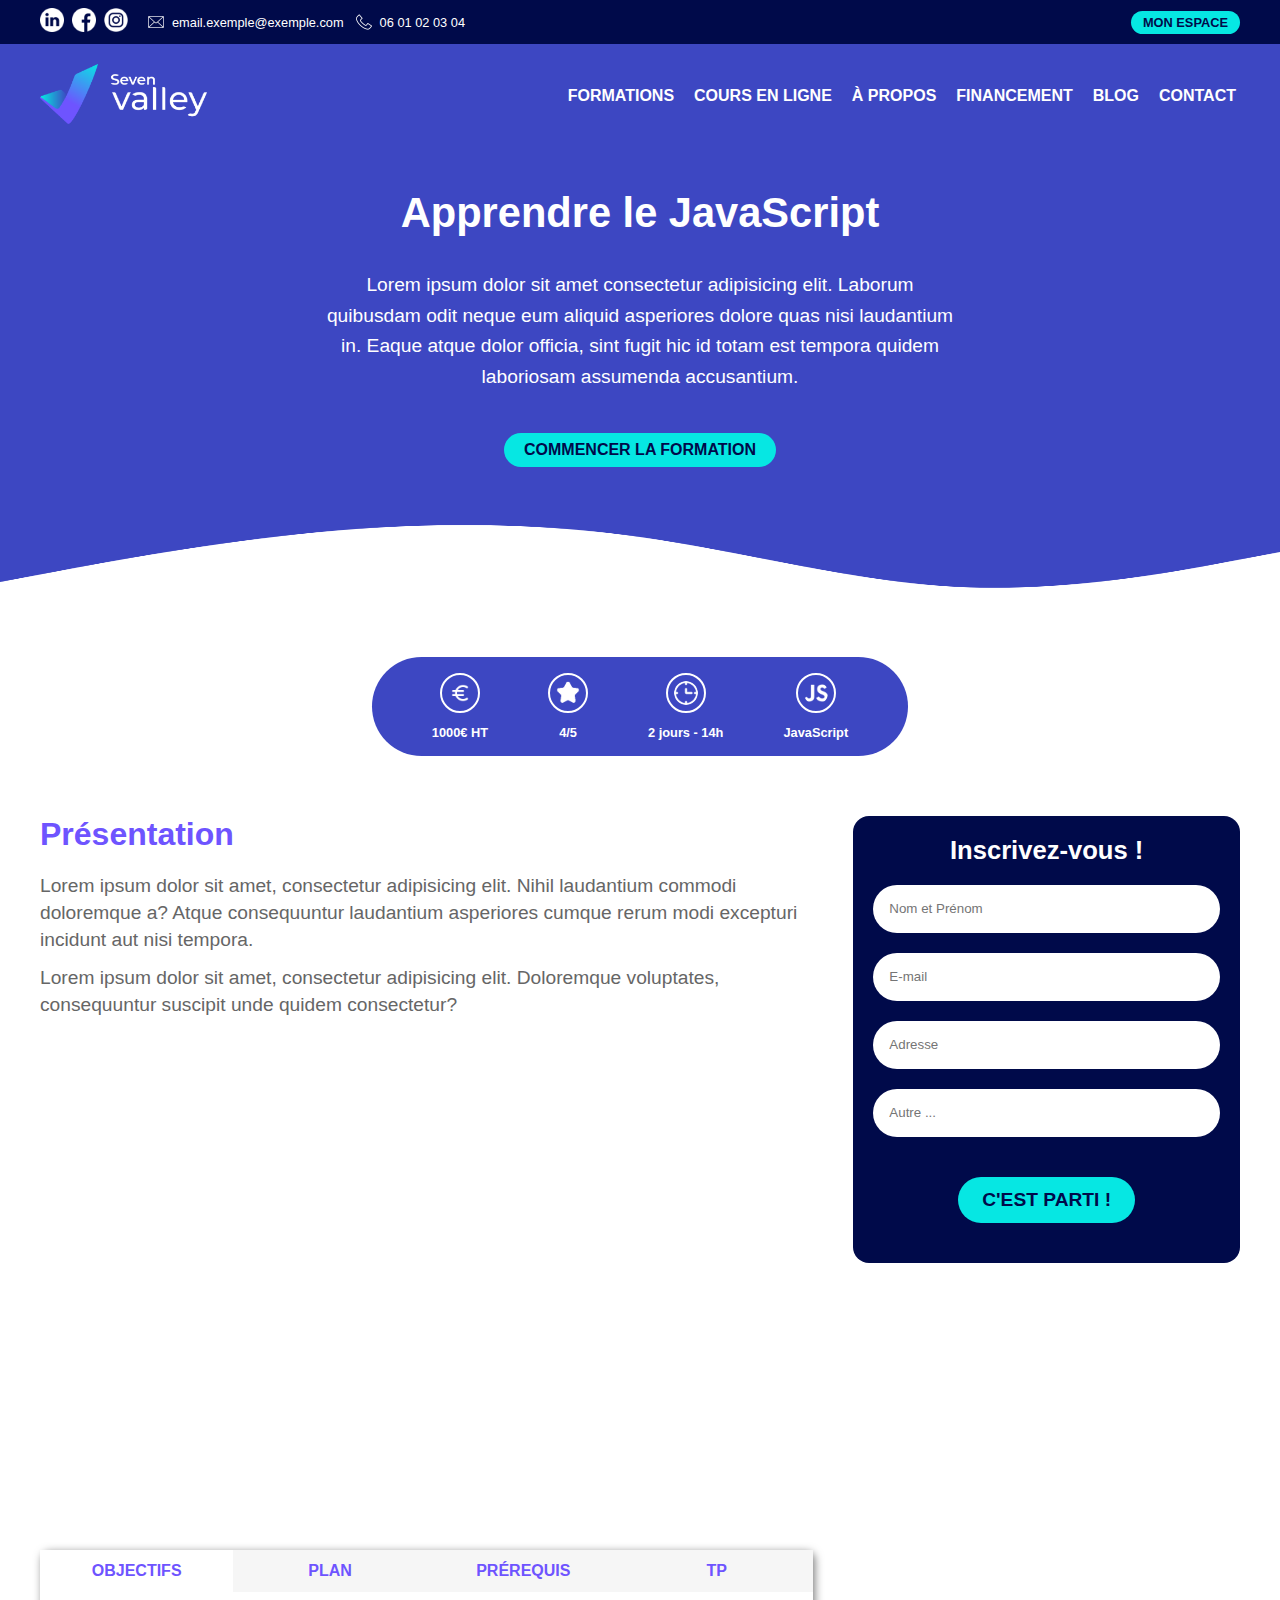
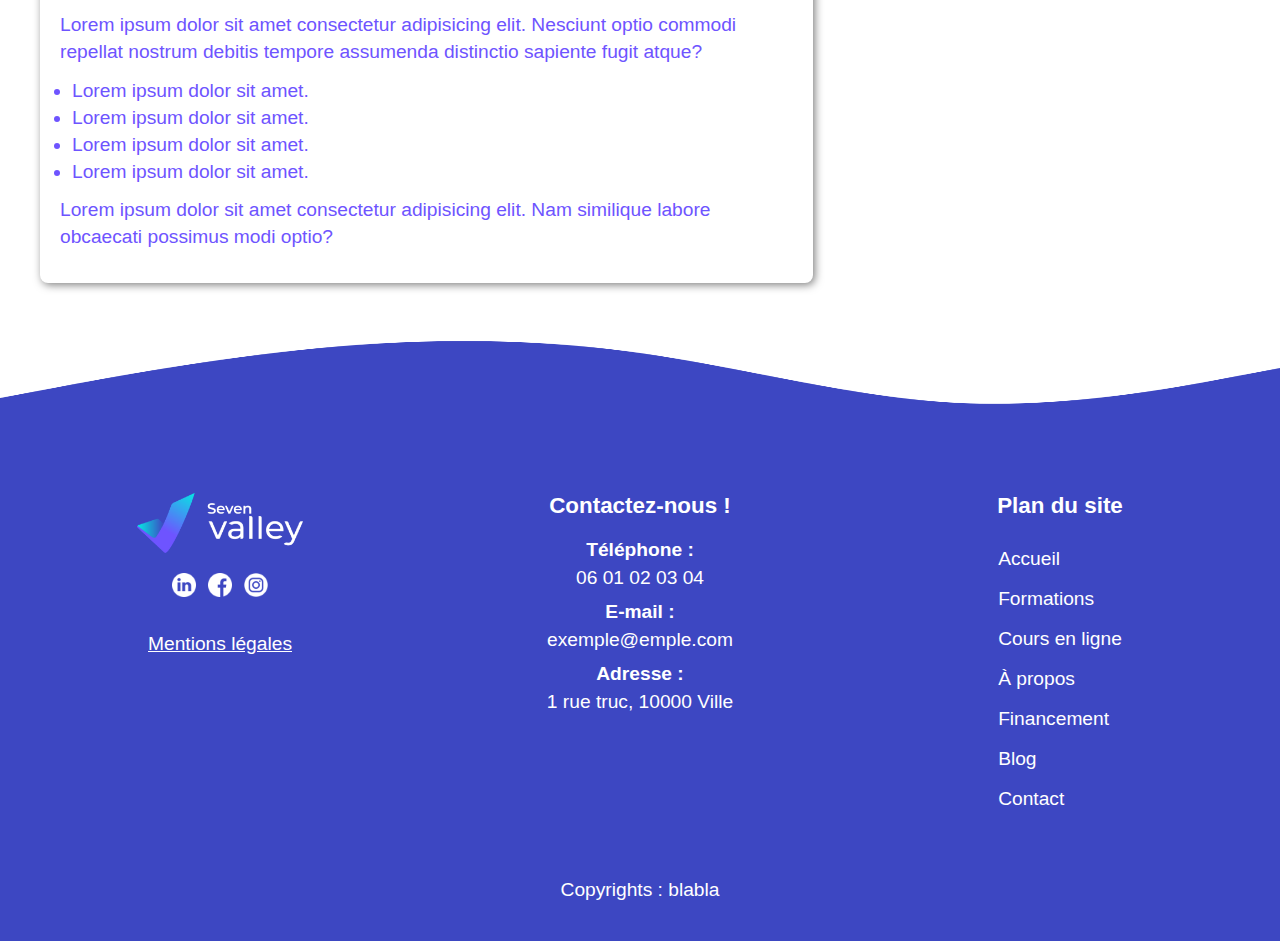
<file: formation-details.html>
<!DOCTYPE html>
<html lang="en">
	<head>
		<meta charset="UTF-8" />
		<meta name="viewport" content="width=device-width, initial-scale=1.0" />
		<meta
			name="description"
			content="Lorem ipsum, dolor sit amet consectetur adipisicing elit. Minus, vel." />
		<title>Seven Valley - Accueil</title>

		<link
			rel="stylesheet"
			href="./style/scss/formation-details/formation-details.css" />
	</head>
	<body>
		<header>
			<div class="banner--container">
				<section class="banner--wrapper section--wrapper">
					<div class="banner--content">
						<div class="banner--socials">
							<a href="#" class="link icon-size-small">
								<img src="./public/images/linkedin_full_white.png" alt="icon" />
							</a>
							<a href="#" class="link icon-size-small">
								<img src="./public/images/facebook_full_white.png" alt="icon" />
							</a>
							<a href="#" class="link icon-size-small">
								<img
									src="./public/images/instagram_full_white.png"
									alt="icon" />
							</a>
						</div>

						<div class="banner--contacts">
							<a
								href="#"
								class="link icon-size-smaller font-size-smaller font-color-white">
								<img src="./public/images/enveloppe_white.png" alt="icon" />
								email.exemple@exemple.com
							</a>
							<a
								href="#"
								class="link icon-size-smaller font-size-smaller font-color-white">
								<img src="./public/images/mobile_white.png" alt="icon" />
								06 01 02 03 04
							</a>
						</div>
					</div>

					<div class="user--container">
						<button
							id="userButton"
							class="btn-cta btn-size-small btn-theme-secondary">
							MON ESPACE
						</button>
					</div>
				</section>
			</div>

			<div class="header--main--container">
				<div class="menu--container">
					<div class="menu--wrapper section--wrapper">
						<a href="./index.html">
							<img
								src="./public/images/logo.png"
								alt="logo"
								class="menu--logo cursor" />
						</a>

						<div class="link cursor icon-size-large menu--hamburger--container">
							<img
								src="./public/images/menu_white.png"
								alt="icon"
								id="buttonHamburger" />
						</div>

						<nav class="menu--nav--desktop">
							<a
								href="./nos-formations.html"
								class="menu--link--desktop"
								id="linkElementDeskFormations"
								>FORMATIONS</a
							>
							<a
								href="./nos-cours-en-ligne.html"
								class="menu--link--desktop"
								id="linkElementDeskCoursEnLigne"
								>COURS EN LIGNE</a
							>
							<a
								href="#"
								class="menu--link--desktop"
								id="linkElementDeskAPropos"
								>&Agrave; PROPOS</a
							>
							<a
								href="#"
								class="menu--link--desktop"
								id="linkElementFinancement"
								>FINANCEMENT</a
							>
							<a href="#" class="menu--link--desktop">BLOG</a>
							<a
								href="#"
								class="menu--link--desktop"
								id="linkElementDeskContact"
								>CONTACT</a
							>
						</nav>
					</div>

					<div class="menu--container--mobile" id="menuMobile">
						<div class="menu--wrapper--mobile">
							<div
								class="menu--cross--container--mobile cursor icon-size-medium">
								<img
									src="./public/images/croix.png"
									alt="icon"
									id="buttonCross" />
							</div>

							<nav class="menu--nav--mobile">
								<a
									href="./index.html"
									class="menu--link--mobile"
									id="linkElementDeskFormations"
									>ACCUEIL</a
								>
								<a
									href="./nos-formations.html"
									class="menu--link--mobile"
									id="linkElementDeskFormations"
									>FORMATIONS</a
								>
								<a
									href="./nos-cours-en-ligne.html"
									class="menu--link--mobile"
									id="linkElementDeskCoursEnLigne"
									>COURS EN LIGNE</a
								>
								<a
									href="#"
									class="menu--link--mobile"
									id="linkElementDeskAPropos"
									>&Agrave; PROPOS</a
								>
								<a
									href="#"
									class="menu--link--mobile"
									id="linkElementFinancement"
									>FINANCEMENT</a
								>
								<a href="#" class="menu--link--mobile">BLOG</a>
								<a
									href="#"
									class="menu--link--mobile"
									id="linkElementDeskContact"
									>CONTACT</a
								>
							</nav>
						</div>
					</div>

					<div class="hero--container">
						<div class="hero--wrapper section--wrapper">
							<div
								class="hero--content--container hero--content--formationDetails">
								<h1 class="title-size-larger font-color-white">
									Apprendre le JavaScript
								</h1>
								<p class="font-size-medium font-color-white">
									Lorem ipsum dolor sit amet consectetur adipisicing elit.
									Laborum quibusdam odit neque eum aliquid asperiores dolore
									quas nisi laudantium in. Eaque atque dolor officia, sint fugit
									hic id totam est tempora quidem laboriosam assumenda
									accusantium.
								</p>

								<div class="hero--cta--container">
									<a href="./formation.html">
										<button
											id="heroButton"
											class="btn-cta btn-size-medium btn-theme-secondary">
											COMMENCER LA FORMATION
										</button>
									</a>
								</div>
							</div>
						</div>
					</div>
				</div>
			</div>

			<div class="header--bottom">
				<img src="./public/images/wave.png" alt="deco" />
			</div>

			<main>
				<section class="resume--container">
					<div class="resume--wrapper">
						<div class="resume--section icon-size-large">
							<img src="./public/images/euro (1)_white.png" alt="icon" />
							<p class="font-size-smaller font-color-white font-weight-bold">
								<span>1000</span>€ HT
							</p>
						</div>

						<div class="resume--section icon-size-large">
							<img src="./public/images/star_white.png" alt="icon" />
							<p class="font-size-smaller font-color-white font-weight-bold">
								<span>4</span>/5
							</p>
						</div>

						<div class="resume--section icon-size-large">
							<img src="./public/images/lhorloge_white.png" alt="icon" />
							<p class="font-size-smaller font-color-white font-weight-bold">
								<span>2 jours - 14h</span>
							</p>
						</div>

						<div class="resume--section icon-size-large">
							<img src="./public/images/js_white.png" alt="icon" />
							<p class="font-size-smaller font-color-white font-weight-bold">
								<span>JavaScript</span>
							</p>
						</div>
					</div>
				</section>

				<section class="grid--container">
					<div class="grid--wrapper section--wrapper">
						<section class="description--container">
							<h2 class="title-size-large font-color-main">Présentation</h2>
							<p class="font-size-medium font-color-grey">
								Lorem ipsum dolor sit amet, consectetur adipisicing elit. Nihil
								laudantium commodi doloremque a? Atque consequuntur laudantium
								asperiores cumque rerum modi excepturi incidunt aut nisi
								tempora.
							</p>
							<p class="font-size-medium font-color-grey">
								Lorem ipsum dolor sit amet, consectetur adipisicing elit.
								Doloremque voluptates, consequuntur suscipit unde quidem
								consectetur?
							</p>
						</section>

						<section class="video--container">
							<iframe
								width="560"
								height="315"
								src="https://www.youtube.com/embed/asToYAq0F-I?si=6XQSD8ti48y8ao-e"
								title="YouTube video player"
								frameborder="0"
								allow="accelerometer; autoplay; clipboard-write; encrypted-media; gyroscope; picture-in-picture; web-share"
								referrerpolicy="strict-origin-when-cross-origin"
								allowfullscreen></iframe>
						</section>

						<section class="details--container">
							<div class="details--header">
								<button
									class="btn-details font-color-main font-size-small font-weight-bold activated">
									OBJECTIFS
								</button>

								<button
									class="btn-details font-color-main font-size-small font-weight-bold">
									PLAN
								</button>

								<button
									class="btn-details font-color-main font-size-small font-weight-bold">
									PR&Eacute;REQUIS
								</button>

								<button
									class="btn-details font-color-main font-size-small font-weight-bold">
									TP
								</button>
							</div>

							<div class="details--content">
								<p class="font-size-medium font-color-main">
									Lorem ipsum dolor sit amet consectetur adipisicing elit.
									Nesciunt optio commodi repellat nostrum debitis tempore
									assumenda distinctio sapiente fugit atque?
								</p>
								<ul>
									<li class="font-size-medium font-color-main">
										Lorem ipsum dolor sit amet.
									</li>
									<li class="font-size-medium font-color-main">
										Lorem ipsum dolor sit amet.
									</li>
									<li class="font-size-medium font-color-main">
										Lorem ipsum dolor sit amet.
									</li>
									<li class="font-size-medium font-color-main">
										Lorem ipsum dolor sit amet.
									</li>
								</ul>
								<p class="font-size-medium font-color-main">
									Lorem ipsum dolor sit amet consectetur adipisicing elit. Nam
									similique labore obcaecati possimus modi optio?
								</p>
							</div>
						</section>

						<section class="suscribe--container">
							<h2 class="title-size-medium font-color-white font-weight-bold">
								Inscrivez-vous !
							</h2>

							<form action="#" class="suscribe--form">
								<input
									type="text"
									name="name"
									id="name"
									placeholder="Nom et Prénom" />
								<input
									type="text"
									name="email"
									id="email"
									placeholder="E-mail" />
								<input
									type="text"
									name="adresse"
									id="adresse"
									placeholder="Adresse" />
								<input
									type="text"
									name="other"
									id="other"
									placeholder="Autre ..." />

								<div class="details--cta--container">
									<button class="btn-cta btn-size-large btn-theme-secondary">
										C'EST PARTI !
									</button>
								</div>
							</form>
						</section>
					</div>
				</section>
			</main>

			<div class="footer--top">
				<img src="./public/images/wave (1).png" alt="deco" />
			</div>

			<footer class="footer--container">
				<div class="footer--wrapper section--wrapper">
					<div class="footer--left">
						<img src="./public/images/logo.png" alt="logo" />

						<div class="footer--socials">
							<a href="#" class="link icon-size-medium">
								<img src="./public/images/linkedin_full_white.png" alt="icon" />
							</a>
							<a href="#" class="link icon-size-medium">
								<img src="./public/images/facebook_full_white.png" alt="icon" />
							</a>
							<a href="#" class="link icon-size-medium">
								<img
									src="./public/images/instagram_full_white.png"
									alt="icon" />
							</a>
						</div>

						<a
							href="#"
							class="footer--mentionsLegales font-size-medium font-color-white"
							>Mentions légales</a
						>
					</div>
					<div class="footer--mid">
						<h3 class="title-size-small font-color-white">Contactez-nous !</h3>

						<div class="footer--mid--section">
							<p class="font-size-medium font-color-white font-weight-bold">
								Téléphone :
							</p>
							<a href="#" class="font-size-medium font-color-white"
								>06 01 02 03 04</a
							>
						</div>

						<div class="footer--mid--section">
							<p class="font-size-medium font-color-white font-weight-bold">
								E-mail :
							</p>
							<a href="#" class="font-size-medium font-color-white"
								>exemple@emple.com</a
							>
						</div>

						<div class="footer--mid--section">
							<p class="font-size-medium font-color-white font-weight-bold">
								Adresse :
							</p>
							<a href="#" class="font-size-medium font-color-white"
								>1 rue truc, 10000 Ville</a
							>
						</div>
					</div>
					<div class="footer--right">
						<h3 class="title-size-small font-color-white">Plan du site</h3>

						<nav class="footer--nav">
							<a href="./index.html" class="footer--link">Accueil</a>
							<a href="./nos-formations.html" class="footer--link"
								>Formations</a
							>
							<a href="./nos-formations.html" class="footer--link"
								>Cours en ligne</a
							>
							<a href="#" class="footer--link">&Agrave; propos</a>
							<a href="#" class="footer--link">Financement</a>
							<a href="#" class="footer--link">Blog</a>
							<a href="#" class="footer--link">Contact</a>
						</nav>
					</div>

					<div class="footer--bottom">
						<p class="font-size-medium font-color-white">Copyrights : blabla</p>
					</div>
				</div>
			</footer>
		</header>
	</body>

	<script type="module" src="./src/main.js"></script>
</html>
</file>
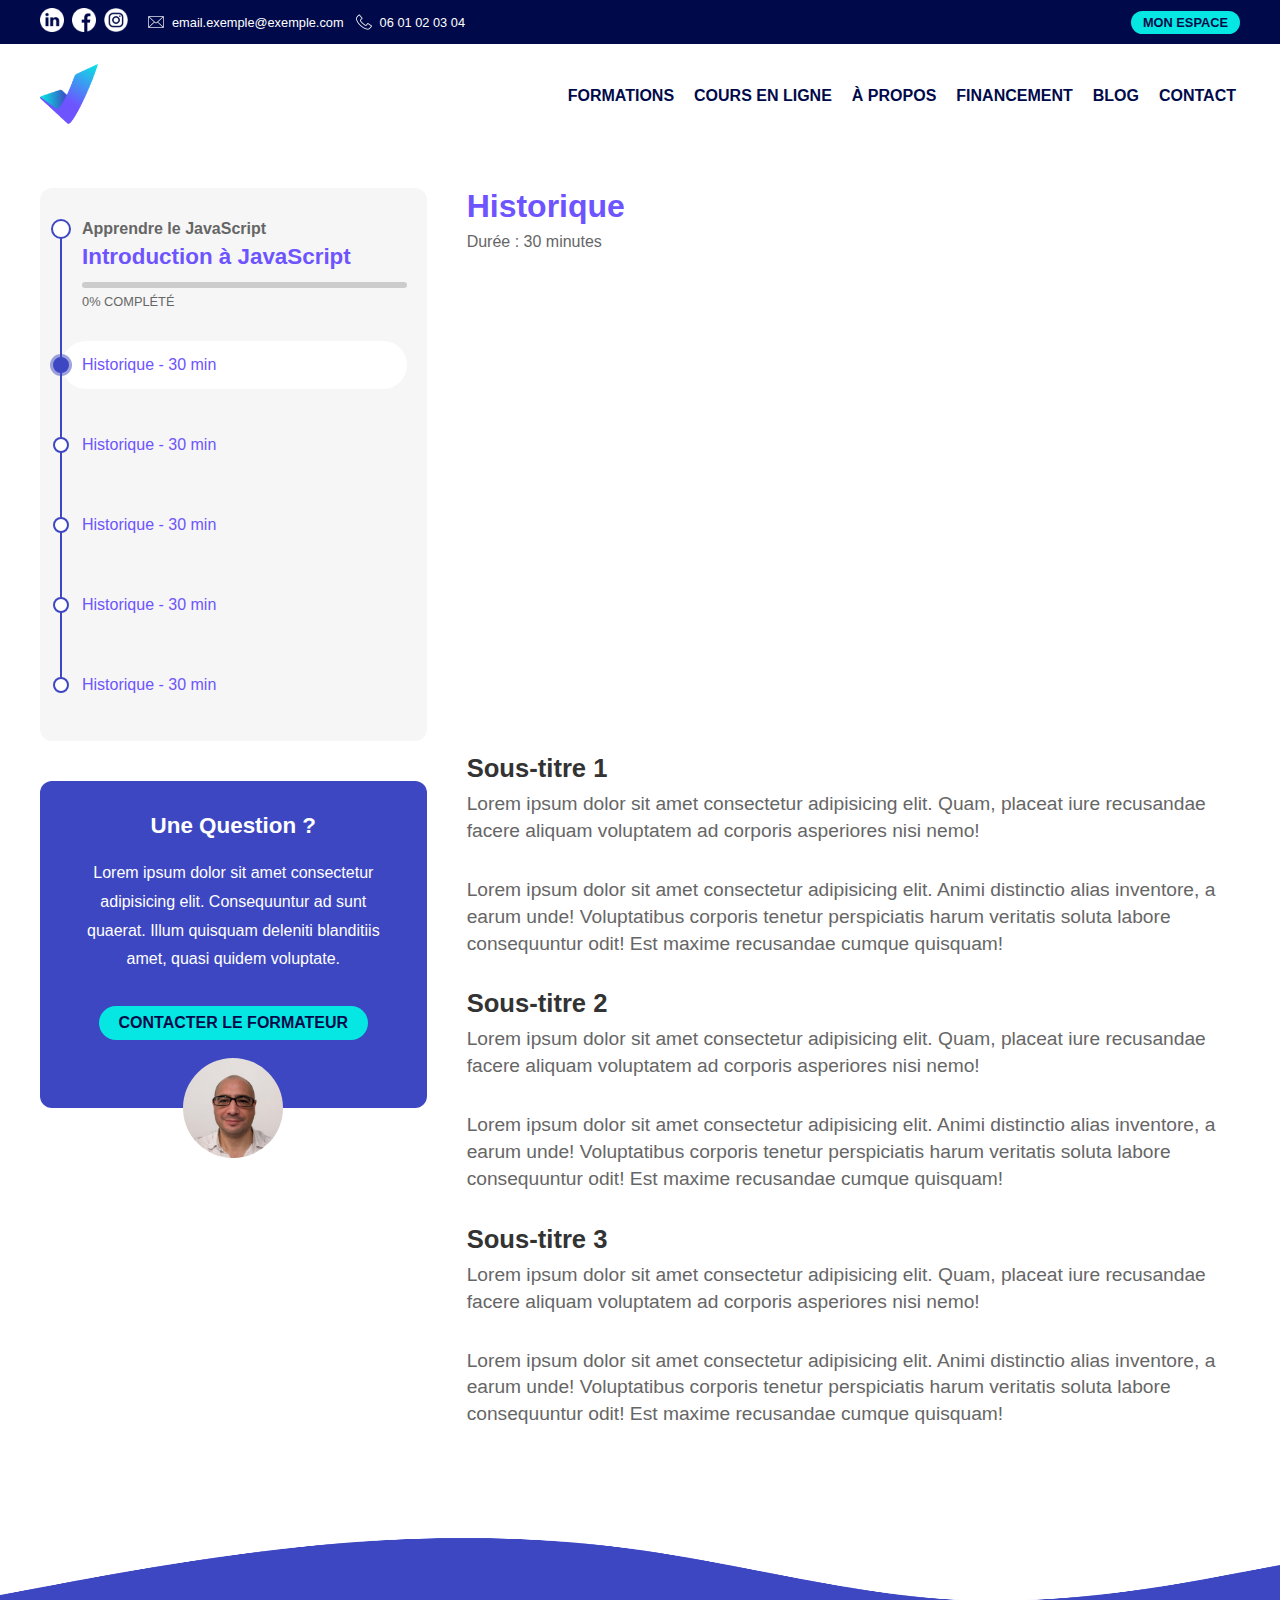
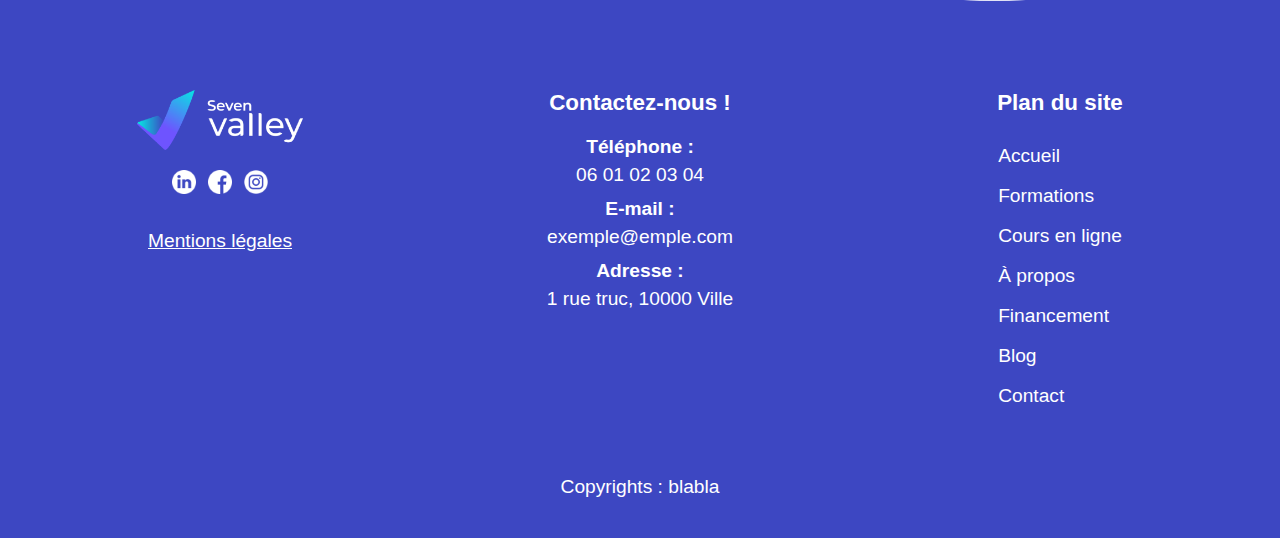
<file: formation.html>
<!DOCTYPE html>
<html lang="en">
	<head>
		<meta charset="UTF-8" />
		<meta name="viewport" content="width=device-width, initial-scale=1.0" />
		<meta
			name="description"
			content="Lorem ipsum, dolor sit amet consectetur adipisicing elit. Minus, vel." />
		<title>Seven Valley - Accueil</title>

		<link rel="stylesheet" href="./style/scss/formation/formation.css" />
	</head>
	<body>
		<header>
			<div class="banner--container">
				<section class="banner--wrapper section--wrapper">
					<div class="banner--content">
						<div class="banner--socials">
							<a href="#" class="link icon-size-small">
								<img src="./public/images/linkedin_full_white.png" alt="icon" />
							</a>
							<a href="#" class="link icon-size-small">
								<img src="./public/images/facebook_full_white.png" alt="icon" />
							</a>
							<a href="#" class="link icon-size-small">
								<img
									src="./public/images/instagram_full_white.png"
									alt="icon" />
							</a>
						</div>

						<div class="banner--contacts">
							<a
								href="#"
								class="link icon-size-smaller font-size-smaller font-color-white">
								<img src="./public/images/enveloppe_white.png" alt="icon" />
								email.exemple@exemple.com
							</a>
							<a
								href="#"
								class="link icon-size-smaller font-size-smaller font-color-white">
								<img src="./public/images/mobile_white.png" alt="icon" />
								06 01 02 03 04
							</a>
						</div>
					</div>

					<div class="user--container">
						<button
							id="userButton"
							class="btn-cta btn-size-small btn-theme-secondary">
							MON ESPACE
						</button>
					</div>
				</section>
			</div>

			<div class="header--main--container bg--zero">
				<div class="menu--container">
					<div class="menu--wrapper section--wrapper">
						<a href="./index.html">
							<img
								src="./public/images/logo.png"
								alt="logo"
								class="menu--logo cursor" />
						</a>

						<div class="link cursor icon-size-large menu--hamburger--container">
							<img
								src="./public/images/menu_white.png"
								alt="icon"
								id="buttonHamburger" />
						</div>

						<nav class="menu--nav--desktop">
							<a
								href="./nos-formations.html"
								class="menu--link--desktop"
								id="linkElementDeskFormations"
								>FORMATIONS</a
							>
							<a
								href="./nos-cours-en-ligne.html"
								class="menu--link--desktop"
								id="linkElementDeskCoursEnLigne"
								>COURS EN LIGNE</a
							>
							<a
								href="#"
								class="menu--link--desktop"
								id="linkElementDeskAPropos"
								>&Agrave; PROPOS</a
							>
							<a
								href="#"
								class="menu--link--desktop"
								id="linkElementFinancement"
								>FINANCEMENT</a
							>
							<a href="#" class="menu--link--desktop">BLOG</a>
							<a
								href="#"
								class="menu--link--desktop"
								id="linkElementDeskContact"
								>CONTACT</a
							>
						</nav>
					</div>

					<div class="menu--container--mobile" id="menuMobile">
						<div class="menu--wrapper--mobile">
							<div
								class="menu--cross--container--mobile cursor icon-size-medium">
								<img
									src="./public/images/croix.png"
									alt="icon"
									id="buttonCross" />
							</div>

							<nav class="menu--nav--mobile">
								<a
									href="./index.html"
									class="menu--link--mobile"
									id="linkElementDeskFormations"
									>ACCUEIL</a
								>
								<a
									href="./nos-formations.html"
									class="menu--link--mobile"
									id="linkElementDeskFormations"
									>FORMATIONS</a
								>
								<a
									href="./nos-cours-en-ligne.html"
									class="menu--link--mobile"
									id="linkElementDeskCoursEnLigne"
									>COURS EN LIGNE</a
								>
								<a
									href="#"
									class="menu--link--mobile"
									id="linkElementDeskAPropos"
									>&Agrave; PROPOS</a
								>
								<a
									href="#"
									class="menu--link--mobile"
									id="linkElementFinancement"
									>FINANCEMENT</a
								>
								<a href="#" class="menu--link--mobile">BLOG</a>
								<a
									href="#"
									class="menu--link--mobile"
									id="linkElementDeskContact"
									>CONTACT</a
								>
							</nav>
						</div>
					</div>
				</div>
			</div>
		</header>

		<main>
			<div class="grid--container section--wrapper">
				<section class="courseMap--container">
					<div class="decoLine"></div>

					<div class="courseMap--content--container">
						<p class="font-size-small font-color-grey font-weight-bold">
							Apprendre le JavaScript
						</p>
						<h2 class="title-size-small font-color-main font-weight-bold">
							Introduction à JavaScript
						</h2>
						<div class="courseMap--completion"></div>
						<p class="font-size-smaller font-color-grey">
							<span>0</span>% COMPL&Eacute;T&Eacute;
						</p>

						<ul class="courseMap--modules">
							<li class="courseMap--module font-color-main selected">
								Historique - 30 min
							</li>

							<li class="courseMap--module font-color-main">
								Historique - 30 min
							</li>

							<li class="courseMap--module font-color-main">
								Historique - 30 min
							</li>

							<li class="courseMap--module font-color-main">
								Historique - 30 min
							</li>

							<li class="courseMap--module font-color-main">
								Historique - 30 min
							</li>
						</ul>
					</div>
				</section>

				<section class="needHelp--container">
					<h2 class="title-size-small font-color-white font-weight-bold">
						Une Question ?
					</h2>
					<p class="font-size-small font-color-white">
						Lorem ipsum dolor sit amet consectetur adipisicing elit.
						Consequuntur ad sunt quaerat. Illum quisquam deleniti blanditiis
						amet, quasi quidem voluptate.
					</p>

					<div class="needHelp--cta--container">
						<button class="btn-cta btn-size-medium btn-theme-secondary">
							CONTACTER LE FORMATEUR
						</button>
					</div>

					<div class="needHelp--image--container">
						<img src="./public/images/jeff.jpg" alt="deco" />
					</div>
				</section>

				<section class="course--container">
					<h2 class="title-size-large font-color-main font-weight-bold">
						Historique
					</h2>
					<p class="font-size-small font-color-grey">
						Durée : <span>30 minutes</span>
					</p>

					<div class="course--iframe">
						<iframe
							width="560"
							height="315"
							src="https://www.youtube.com/embed/asToYAq0F-I?si=6XQSD8ti48y8ao-e"
							title="YouTube video player"
							frameborder="0"
							allow="accelerometer; autoplay; clipboard-write; encrypted-media; gyroscope; picture-in-picture; web-share"
							referrerpolicy="strict-origin-when-cross-origin"
							allowfullscreen></iframe>
					</div>

					<div class="course--section">
						<h3 class="title-size-medium font-color-black font-weight-bold">
							Sous-titre 1
						</h3>
						<p class="font-size-medium font-color-grey">
							Lorem ipsum dolor sit amet consectetur adipisicing elit. Quam,
							placeat iure recusandae facere aliquam voluptatem ad corporis
							asperiores nisi nemo!
						</p>
						<p class="font-size-medium font-color-grey">
							Lorem ipsum dolor sit amet consectetur adipisicing elit. Animi
							distinctio alias inventore, a earum unde! Voluptatibus corporis
							tenetur perspiciatis harum veritatis soluta labore consequuntur
							odit! Est maxime recusandae cumque quisquam!
						</p>
					</div>

					<div class="course--section">
						<h3 class="title-size-medium font-color-black font-weight-bold">
							Sous-titre 2
						</h3>
						<p class="font-size-medium font-color-grey">
							Lorem ipsum dolor sit amet consectetur adipisicing elit. Quam,
							placeat iure recusandae facere aliquam voluptatem ad corporis
							asperiores nisi nemo!
						</p>
						<p class="font-size-medium font-color-grey">
							Lorem ipsum dolor sit amet consectetur adipisicing elit. Animi
							distinctio alias inventore, a earum unde! Voluptatibus corporis
							tenetur perspiciatis harum veritatis soluta labore consequuntur
							odit! Est maxime recusandae cumque quisquam!
						</p>
					</div>

					<div class="course--section">
						<h3 class="title-size-medium font-color-black font-weight-bold">
							Sous-titre 3
						</h3>
						<p class="font-size-medium font-color-grey">
							Lorem ipsum dolor sit amet consectetur adipisicing elit. Quam,
							placeat iure recusandae facere aliquam voluptatem ad corporis
							asperiores nisi nemo!
						</p>
						<p class="font-size-medium font-color-grey">
							Lorem ipsum dolor sit amet consectetur adipisicing elit. Animi
							distinctio alias inventore, a earum unde! Voluptatibus corporis
							tenetur perspiciatis harum veritatis soluta labore consequuntur
							odit! Est maxime recusandae cumque quisquam!
						</p>
					</div>
				</section>
			</div>
		</main>

		<div class="footer--top">
			<img src="./public/images/wave (1).png" alt="deco" />
		</div>

		<footer class="footer--container">
			<div class="footer--wrapper section--wrapper">
				<div class="footer--left">
					<img src="./public/images/logo.png" alt="logo" />

					<div class="footer--socials">
						<a href="#" class="link icon-size-medium">
							<img src="./public/images/linkedin_full_white.png" alt="icon" />
						</a>
						<a href="#" class="link icon-size-medium">
							<img src="./public/images/facebook_full_white.png" alt="icon" />
						</a>
						<a href="#" class="link icon-size-medium">
							<img src="./public/images/instagram_full_white.png" alt="icon" />
						</a>
					</div>

					<a
						href="#"
						class="footer--mentionsLegales font-size-medium font-color-white"
						>Mentions légales</a
					>
				</div>
				<div class="footer--mid">
					<h3 class="title-size-small font-color-white">Contactez-nous !</h3>

					<div class="footer--mid--section">
						<p class="font-size-medium font-color-white font-weight-bold">
							Téléphone :
						</p>
						<a href="#" class="font-size-medium font-color-white"
							>06 01 02 03 04</a
						>
					</div>

					<div class="footer--mid--section">
						<p class="font-size-medium font-color-white font-weight-bold">
							E-mail :
						</p>
						<a href="#" class="font-size-medium font-color-white"
							>exemple@emple.com</a
						>
					</div>

					<div class="footer--mid--section">
						<p class="font-size-medium font-color-white font-weight-bold">
							Adresse :
						</p>
						<a href="#" class="font-size-medium font-color-white"
							>1 rue truc, 10000 Ville</a
						>
					</div>
				</div>
				<div class="footer--right">
					<h3 class="title-size-small font-color-white">Plan du site</h3>

					<nav class="footer--nav">
						<a href="./index.html" class="footer--link">Accueil</a>
						<a href="./nos-formations.html" class="footer--link">Formations</a>
						<a href="./nos-cours-en-ligne.html" class="footer--link"
							>Cours en ligne</a
						>
						<a href="#" class="footer--link">&Agrave; propos</a>
						<a href="#" class="footer--link">Financement</a>
						<a href="#" class="footer--link">Blog</a>
						<a href="#" class="footer--link">Contact</a>
					</nav>
				</div>

				<div class="footer--bottom">
					<p class="font-size-medium font-color-white">Copyrights : blabla</p>
				</div>
			</div>
		</footer>
	</body>

	<script type="module" src="./src/main.js"></script>
</html>
</file>
<file: style/scss/formation-details/formation-details.css>
:root {
  --text-black: #333;
  --text-grey: #666;
  --text-white: #fff;
  --text-main: #000a4a;
  --text-main-light: #6e54ff;
  --text-secondary: #06e7e3;
  --bg-white: #fff;
  --bg-white-dark: #f6f6f6;
  --bg-main: #000a4a;
  --bg-main-light: #3d47c2;
  --bg-secondary: #06e7e3;
}

* {
  margin: 0;
  padding: 0;
  box-sizing: border-box;
  text-decoration: none;
}

html {
  font-size: 16px;
  font-family: Arial, Helvetica, sans-serif;
}

body {
  width: 100vw;
  max-width: 100%;
  min-height: 100vh;
}

.hidden {
  display: none !important;
}

.banner--container {
  width: 100%;
  background: var(--bg-main);
}

.banner--wrapper {
  padding-top: 6px;
  padding-bottom: 6px;
  display: flex;
  align-items: center;
  justify-content: space-between;
}

.banner--content {
  width: 100%;
  display: flex;
  align-items: center;
  justify-content: space-between;
}

.banner--socials {
  display: flex;
  align-items: center;
  gap: 8px;
}

.banner--contacts {
  display: flex;
  align-items: center;
  gap: 12px;
}
.banner--contacts .link {
  display: flex;
  align-items: center;
  gap: 8px;
}

.user--container {
  display: none;
}

@media (min-width: 769px) {
  .banner--wrapper {
    padding-top: 8px;
    padding-bottom: 8px;
  }
  .banner--content {
    justify-content: flex-start;
    gap: 20px;
  }
  .user--container {
    display: block;
  }
}
.menu--wrapper {
  padding-top: 12px;
  padding-bottom: 12px;
  display: flex;
  align-items: center;
  justify-content: space-between;
}

.menu--nav--desktop {
  display: none;
}

.menu--logo {
  height: 40px;
  width: auto;
}

.menu--container--mobile {
  width: 100vw;
  height: 100vh;
  background: #fff;
  box-shadow: 2px 2px 4px rgba(0, 0, 0, 0.5);
  position: fixed;
  top: 0;
  left: -100%;
  transition: all 0.4s ease-in-out;
}
.menu--container--mobile.opened {
  left: 0;
}

.menu--wrapper--mobile {
  padding: 40px 20px;
  display: flex;
  flex-direction: column;
}

.menu--cross--container--mobile {
  display: flex;
  align-items: center;
  justify-content: end;
  margin-bottom: 40px;
}

.menu--nav--mobile {
  display: flex;
  flex-direction: column;
}

.menu--link--mobile {
  height: 60px;
  padding: 0 12px;
  display: flex;
  align-items: center;
}

@media (min-width: 976px) {
  .menu--hamburger--container {
    display: none;
  }
  .menu--container--mobile {
    display: none;
  }
  .menu--wrapper {
    padding-top: 20px;
    padding-bottom: 20px;
  }
  .menu--logo {
    height: 60px;
  }
  .menu--nav--desktop {
    display: flex;
    align-items: center;
    gap: 12px;
  }
  .menu--link--desktop {
    width: -moz-fit-content;
    width: fit-content;
    padding: 4px 4px;
    font-weight: bold;
    color: var(--text-white);
    display: flex;
    align-items: center;
  }
  .menu--link--desktop.activated {
    color: #06e7e3;
  }
}
.hero--wrapper {
  padding-top: 40px;
  padding-bottom: 40px;
  display: flex;
  flex-wrap: wrap;
}

.hero--content--container h1 {
  margin-bottom: 32px;
  text-align: center;
  line-height: 1.2;
}
.hero--content--container p {
  margin-bottom: 40px;
  text-align: center;
  line-height: 1.6;
}

.hero--cta--container {
  display: flex;
  justify-content: center;
}

.hero--image--container {
  display: none;
}

@media (min-width: 976px) {
  .hero--wrapper {
    flex-wrap: nowrap;
    gap: 100px;
  }
  .hero--content--container {
    flex-grow: 1;
  }
  .hero--content--container h1 {
    text-align: start;
  }
  .hero--content--container p {
    text-align: start;
  }
  .hero--image--container {
    width: clamp(450px, 80%, 550px);
    aspect-ratio: 1/1;
    border-radius: 100px;
    display: flex;
    justify-content: center;
    align-items: flex-start;
    overflow: hidden;
  }
  .hero--image--container img {
    width: 100%;
    height: auto;
    -o-object-fit: cover;
       object-fit: cover;
  }
  .hero--cta--container {
    justify-content: flex-start;
  }
}
.hero--content--formations, .hero--content--formationDetails {
  width: clamp(200px, 100%, 640px);
  margin: auto;
  flex-grow: 0;
}
.hero--content--formations h1, .hero--content--formationDetails h1 {
  text-align: center;
}
.hero--content--formations p, .hero--content--formationDetails p {
  text-align: center;
}

.hero--content--formationDetails .hero--cta--container {
  display: flex;
  align-items: center;
  justify-content: center;
}

.header--main--container {
  background: var(--bg-main-light);
}

.bg--zero {
  background: none;
}
.bg--zero a {
  color: var(--text-main);
}

.header--bottom {
  width: 100%;
  height: 150px;
}
.header--bottom img {
  height: 150px;
  width: 100vw;
  -o-object-fit: fill;
     object-fit: fill;
}

.resume--wrapper {
  width: -moz-fit-content;
  width: fit-content;
  padding: 12px 32px;
  margin: auto;
  background: var(--bg-main-light);
  border-radius: 100px;
  display: flex;
  align-items: center;
  gap: 32px;
  margin-bottom: 60px;
}

.resume--section {
  display: flex;
  flex-direction: column;
  align-items: center;
  gap: 12px;
}
.resume--section img {
  border: 2px solid var(--bg-white);
  border-radius: 100px;
  padding: 6px;
}
.resume--section p {
  white-space: nowrap;
}

@media (min-width: 769px) {
  .resume--wrapper {
    padding: 16px 60px;
    gap: 60px;
  }
}
.grid--container {
  margin-bottom: 40px;
}

.grid--wrapper {
  display: grid;
  grid-template-columns: 1fr;
  gap: 40px;
}

@media (min-width: 769px) {
  .grid--wrapper {
    grid-template-columns: 2fr 1fr;
    gap: 40px 40px;
  }
}
.description--container h2 {
  margin-bottom: 20px;
}
.description--container p {
  margin-bottom: 12px;
  line-height: 1.4;
}

@media (min-width: 769px) {
  .description--container {
    grid-area: 1/1/2/2;
  }
}
iframe {
  aspect-ratio: 16/9;
  height: 100%;
  width: 100%;
}

@media (min-width: 769px) {
  .video--container {
    grid-area: 2/1/3/2;
  }
}
.details--container {
  width: 100%;
  border-radius: 8px;
  box-shadow: 2px 2px 8px rgba(0, 0, 0, 0.5);
}

.details--header {
  display: flex;
  align-items: center;
  justify-content: space-evenly;
}

.details--content {
  width: 100%;
  padding: 20px;
}
.details--content p, .details--content ul {
  margin-bottom: 12px;
  line-height: 1.4;
}
.details--content li {
  position: relative;
  left: 12px;
}

@media (min-width: 769px) {
  .details--container {
    grid-area: 3/1/4/2;
  }
}
.suscribe--container {
  height: -moz-fit-content;
  height: fit-content;
  background: var(--bg-main);
  padding: 20px 20px 40px;
  border-radius: 16px;
}
.suscribe--container h2 {
  margin-bottom: 20px;
  text-align: center;
}

.suscribe--form {
  width: 100%;
  display: flex;
  flex-direction: column;
  align-items: center;
  gap: 20px;
}
.suscribe--form input {
  width: 100%;
  height: 48px;
  padding: 0 16px;
  background: var(--bg-white);
  outline: none;
  border: none;
  border-radius: 100px;
}
.suscribe--form input:nth-child(4) {
  margin-bottom: 20px;
}

@media (min-width: 769px) {
  .suscribe--container {
    grid-area: 1/2/4/3;
  }
}
.footer--top {
  width: 100%;
  height: 150px;
}
.footer--top img {
  height: 150px;
  width: 100vw;
  -o-object-fit: fill;
     object-fit: fill;
}

.footer--container {
  background: var(--bg-main-light);
}
.footer--container h3 {
  text-align: center;
}

.footer--wrapper {
  padding-top: 20px;
  padding-bottom: 40px;
  display: grid;
  grid-template-columns: repeat(1, 1fr);
  gap: 60px;
}

.footer--left {
  display: flex;
  flex-direction: column;
  align-items: center;
}
.footer--left img {
  height: 60px;
  width: auto;
  margin-bottom: 20px;
}

.footer--socials {
  display: flex;
  align-items: center;
  gap: 12px;
  margin-bottom: 12px;
}

.footer--mentionsLegales {
  text-decoration: underline;
}

.footer--mid h3 {
  margin-bottom: 20px;
}

.footer--mid--section {
  display: flex;
  flex-direction: column;
  gap: 6px;
  margin-bottom: 12px;
  text-align: center;
}

.footer--right h3 {
  margin-bottom: 20px;
}

.footer--nav {
  width: -moz-fit-content;
  width: fit-content;
  display: flex;
  flex-direction: column;
  margin: auto;
}

.footer--link {
  height: 32px;
  width: -moz-fit-content;
  width: fit-content;
  display: flex;
  align-items: center;
  color: var(--text-white);
  font-size: 0.8rem;
}

.footer--bottom {
  display: flex;
  align-items: center;
  justify-content: center;
}

@media (min-width: 976px) {
  .footer--wrapper {
    grid-template-columns: repeat(3, 1fr);
    gap: 60px;
  }
  .footer--link {
    height: 40px;
    font-size: 1.2rem;
  }
  .footer--bottom {
    grid-area: 2/2/3/3;
  }
}
.font-size-smaller {
  font-size: 0.6rem;
}

.font-size-small {
  font-size: 0.8rem;
}

.font-size-medium {
  font-size: 1rem;
}

.font-size-large {
  font-size: 1.2rem;
}

.font-size-larger {
  font-size: 1.4rem;
}

.title-size-small {
  font-size: 1.2rem;
  font-weight: bold;
}

.title-size-medium {
  font-size: 1.6rem;
  font-weight: bold;
}

.title-size-larger {
  font-size: 2rem;
  font-weight: bold;
}

.font-weight-bold {
  font-weight: bold;
}

.font-color-white {
  color: var(--text-white);
}

.font-color-black {
  color: var(--text-black);
}

.font-color-grey {
  color: var(--text-grey);
}

.font-color-main {
  color: var(--text-main-light);
}

@media (min-width: 769px) {
  .font-size-smaller {
    font-size: 0.8rem;
  }
  .font-size-small {
    font-size: 1rem;
  }
  .font-size-medium {
    font-size: 1.2rem;
  }
  .font-size-large {
    font-size: 1.4rem;
  }
  .title-size-small {
    font-size: 1.4rem;
  }
  .title-size-large {
    font-size: 2rem;
  }
  .title-size-larger {
    font-size: 2.6rem;
  }
}
.section--wrapper {
  max-width: 1280px;
  padding-left: 20px;
  padding-right: 20px;
  margin: auto;
}

@media (min-width: 769px) {
  .section--wrapper {
    padding-left: 30px;
    padding-right: 30px;
  }
}
@media (min-width: 967px) {
  .section--wrapper {
    padding-left: 40px;
    padding-right: 40px;
  }
}
.btn-cta {
  width: -moz-fit-content;
  width: fit-content;
  border: none;
  border-radius: 100px;
  font-weight: bold;
  white-space: nowrap;
  cursor: pointer;
}

.btn-filter {
  width: -moz-fit-content;
  width: fit-content;
  border: none;
  border-radius: 100px;
  white-space: nowrap;
  background: var(--bg-white);
  cursor: pointer;
}
.btn-filter.all {
  background: var(--bg-white-dark);
}
.btn-filter.activated {
  background: var(--bg-main-light);
  color: var(--text-white);
}

.btn-details {
  width: 100%;
  padding: 12px 0px;
  background: var(--bg-white-dark);
  border: none;
  display: flex;
  align-items: center;
  justify-content: center;
  cursor: pointer;
}
.btn-details.activated {
  background: var(--bg-white);
}

.btn-size-small {
  padding: 4px 12px;
  font-size: 0.8rem;
}

.btn-size-medium {
  padding: 8px 20px;
  font-size: 1rem;
}

.btn-size-large {
  padding: 12px 24px;
  font-size: 1.2rem;
}

.btn-theme-secondary {
  color: var(--text-main);
  background: var(--bg-secondary);
}

.btn-theme-transparent {
  color: var(--text-secondary);
  background: transparent;
  border: 2px solid var(--bg-secondary);
}

.btn-theme-main {
  background: var(--bg-main-light);
}

.btn-theme-white {
  background: var(--bg-white);
}

.icon-size-smaller img {
  height: 12px;
  width: auto;
}

.icon-size-small img {
  height: 16px;
  width: auto;
}

.icon-size-medium img {
  height: 24px;
  width: auto;
}

.icon-size-large img {
  height: 40px;
  width: auto;
}

@media (min-width: 769px) {
  .icon-size-smaller img {
    height: 16px;
  }
  .icon-size-small img {
    height: 24px;
  }
}
.link {
  cursor: pointer;
}

.cursor {
  cursor: pointer;
}/*# sourceMappingURL=formation-details.css.map */
</file>
<file: style/scss/formation/formation.css>
:root {
  --text-black: #333;
  --text-grey: #666;
  --text-white: #fff;
  --text-main: #000a4a;
  --text-main-light: #6e54ff;
  --text-secondary: #06e7e3;
  --bg-white: #fff;
  --bg-white-dark: #f6f6f6;
  --bg-main: #000a4a;
  --bg-main-light: #3d47c2;
  --bg-secondary: #06e7e3;
}

* {
  margin: 0;
  padding: 0;
  box-sizing: border-box;
  text-decoration: none;
}

html {
  font-size: 16px;
  font-family: Arial, Helvetica, sans-serif;
}

body {
  width: 100vw;
  max-width: 100%;
  min-height: 100vh;
}

.hidden {
  display: none !important;
}

.banner--container {
  width: 100%;
  background: var(--bg-main);
}

.banner--wrapper {
  padding-top: 6px;
  padding-bottom: 6px;
  display: flex;
  align-items: center;
  justify-content: space-between;
}

.banner--content {
  width: 100%;
  display: flex;
  align-items: center;
  justify-content: space-between;
}

.banner--socials {
  display: flex;
  align-items: center;
  gap: 8px;
}

.banner--contacts {
  display: flex;
  align-items: center;
  gap: 12px;
}
.banner--contacts .link {
  display: flex;
  align-items: center;
  gap: 8px;
}

.user--container {
  display: none;
}

@media (min-width: 769px) {
  .banner--wrapper {
    padding-top: 8px;
    padding-bottom: 8px;
  }
  .banner--content {
    justify-content: flex-start;
    gap: 20px;
  }
  .user--container {
    display: block;
  }
}
.menu--wrapper {
  padding-top: 12px;
  padding-bottom: 12px;
  display: flex;
  align-items: center;
  justify-content: space-between;
}

.menu--nav--desktop {
  display: none;
}

.menu--logo {
  height: 40px;
  width: auto;
}

.menu--container--mobile {
  width: 100vw;
  height: 100vh;
  background: #fff;
  box-shadow: 2px 2px 4px rgba(0, 0, 0, 0.5);
  position: fixed;
  top: 0;
  left: -100%;
  transition: all 0.4s ease-in-out;
}
.menu--container--mobile.opened {
  left: 0;
}

.menu--wrapper--mobile {
  padding: 40px 20px;
  display: flex;
  flex-direction: column;
}

.menu--cross--container--mobile {
  display: flex;
  align-items: center;
  justify-content: end;
  margin-bottom: 40px;
}

.menu--nav--mobile {
  display: flex;
  flex-direction: column;
}

.menu--link--mobile {
  height: 60px;
  padding: 0 12px;
  display: flex;
  align-items: center;
}

@media (min-width: 976px) {
  .menu--hamburger--container {
    display: none;
  }
  .menu--container--mobile {
    display: none;
  }
  .menu--wrapper {
    padding-top: 20px;
    padding-bottom: 20px;
  }
  .menu--logo {
    height: 60px;
  }
  .menu--nav--desktop {
    display: flex;
    align-items: center;
    gap: 12px;
  }
  .menu--link--desktop {
    width: -moz-fit-content;
    width: fit-content;
    padding: 4px 4px;
    font-weight: bold;
    color: var(--text-white);
    display: flex;
    align-items: center;
  }
  .menu--link--desktop.activated {
    color: #06e7e3;
  }
}
.hero--wrapper {
  padding-top: 40px;
  padding-bottom: 40px;
  display: flex;
  flex-wrap: wrap;
}

.hero--content--container h1 {
  margin-bottom: 32px;
  text-align: center;
  line-height: 1.2;
}
.hero--content--container p {
  margin-bottom: 40px;
  text-align: center;
  line-height: 1.6;
}

.hero--cta--container {
  display: flex;
  justify-content: center;
}

.hero--image--container {
  display: none;
}

@media (min-width: 976px) {
  .hero--wrapper {
    flex-wrap: nowrap;
    gap: 100px;
  }
  .hero--content--container {
    flex-grow: 1;
  }
  .hero--content--container h1 {
    text-align: start;
  }
  .hero--content--container p {
    text-align: start;
  }
  .hero--image--container {
    width: clamp(450px, 80%, 550px);
    aspect-ratio: 1/1;
    border-radius: 100px;
    display: flex;
    justify-content: center;
    align-items: flex-start;
    overflow: hidden;
  }
  .hero--image--container img {
    width: 100%;
    height: auto;
    -o-object-fit: cover;
       object-fit: cover;
  }
  .hero--cta--container {
    justify-content: flex-start;
  }
}
.hero--content--formations, .hero--content--formationDetails {
  width: clamp(200px, 100%, 640px);
  margin: auto;
  flex-grow: 0;
}
.hero--content--formations h1, .hero--content--formationDetails h1 {
  text-align: center;
}
.hero--content--formations p, .hero--content--formationDetails p {
  text-align: center;
}

.hero--content--formationDetails .hero--cta--container {
  display: flex;
  align-items: center;
  justify-content: center;
}

.header--main--container {
  background: var(--bg-main-light);
}

.bg--zero {
  background: none;
}
.bg--zero a {
  color: var(--text-main);
}

.header--bottom {
  width: 100%;
  height: 150px;
}
.header--bottom img {
  height: 150px;
  width: 100vw;
  -o-object-fit: fill;
     object-fit: fill;
}

.courseMap--container {
  width: 100%;
  padding: 32px 20px;
  background: var(--bg-white-dark);
  border-radius: 12px;
  display: flex;
  align-items: center;
  gap: 20px;
}

.decoLine {
  width: 2px;
  height: calc(100% - 32px);
  background: var(--bg-main-light);
  border-radius: 100px;
}

.courseMap--content--container {
  flex-grow: 1;
}
.courseMap--content--container p:first-child {
  margin-bottom: 6px;
  position: relative;
}
.courseMap--content--container p:first-child:before {
  content: "";
  height: 16px;
  width: 16px;
  border: 2px solid var(--bg-main-light);
  border-radius: 100px;
  position: absolute;
  top: 50%;
  left: -21px;
  transform: translate(-50%, -50%);
  background: var(--bg-white);
}
.courseMap--content--container h2 {
  margin-bottom: 12px;
}
.courseMap--content--container p:nth-child(4) {
  margin-bottom: 32px;
}

.courseMap--completion {
  width: 100%;
  height: 6px;
  border-radius: 100px;
  background: #CCC;
  margin-bottom: 6px;
}

.courseMap--modules {
  list-style: none;
}

.courseMap--module {
  height: 48px;
  line-height: 1.4;
  margin-bottom: 32px;
  position: relative;
  border-radius: 100px;
  display: flex;
  align-items: center;
}
.courseMap--module:last-child {
  margin-bottom: 0;
}
.courseMap--module:before {
  content: "";
  width: 12px;
  height: 12px;
  border: 2px solid var(--bg-main-light);
  border-radius: 100px;
  position: absolute;
  top: 50%;
  left: -21px;
  transform: translate(-50%, -50%);
  background: var(--bg-white);
  z-index: 2;
}
.courseMap--module.selected {
  width: calc(100% + 20px);
  padding-left: 20px;
  background: var(--bg-white);
  position: relative;
  left: -20px;
}
.courseMap--module.selected:before {
  left: -1px;
  background: var(--bg-main-light);
}
.courseMap--module.selected:after {
  content: "";
  width: 22px;
  height: 22px;
  border-radius: 100px;
  background: var(--bg-main-light);
  opacity: 0.5;
  position: absolute;
  top: 50%;
  left: -1px;
  transform: translate(-50%, -50%);
  z-index: 1;
}

@media (min-width: 976px) {
  .courseMap--container {
    grid-area: 1/1/2/2;
  }
}
.needHelp--container {
  width: 100%;
  height: -moz-fit-content;
  height: fit-content;
  padding: 32px 32px 68px;
  background: var(--bg-main-light);
  border-radius: 12px;
  display: flex;
  flex-direction: column;
  align-items: center;
  position: relative;
  margin-bottom: 40px;
}
.needHelp--container h2 {
  margin-bottom: 20px;
}
.needHelp--container p {
  line-height: 1.8;
  margin-bottom: 32px;
  text-align: center;
}

.needHelp--image--container {
  width: 100px;
  height: 100px;
  border-radius: 100px;
  overflow: hidden;
  position: absolute;
  left: 50%;
  bottom: 0;
  transform: translate(-50%, 50%);
}
.needHelp--image--container img {
  width: 100%;
  height: auto;
  -o-object-fit: cover;
     object-fit: cover;
}

@media (min-width: 976px) {
  .needHelp--container {
    grid-area: 2/1/3/2;
  }
}
.course--container h2 {
  margin-bottom: 8px;
}
.course--container p:nth-child(2) {
  margin-bottom: 32px;
}

.course--iframe {
  margin-bottom: 32px;
}
.course--iframe iframe {
  aspect-ratio: 16/9;
  height: 100%;
  width: 100%;
}

.course--section {
  margin-bottom: 32px;
}
.course--section h3 {
  margin-bottom: 8px;
}
.course--section p {
  margin-bottom: 4px;
  line-height: 1.4;
}

@media (min-width: 976px) {
  .course--container {
    grid-area: 1/2/3/3;
  }
}
.footer--top {
  width: 100%;
  height: 150px;
}
.footer--top img {
  height: 150px;
  width: 100vw;
  -o-object-fit: fill;
     object-fit: fill;
}

.footer--container {
  background: var(--bg-main-light);
}
.footer--container h3 {
  text-align: center;
}

.footer--wrapper {
  padding-top: 20px;
  padding-bottom: 40px;
  display: grid;
  grid-template-columns: repeat(1, 1fr);
  gap: 60px;
}

.footer--left {
  display: flex;
  flex-direction: column;
  align-items: center;
}
.footer--left img {
  height: 60px;
  width: auto;
  margin-bottom: 20px;
}

.footer--socials {
  display: flex;
  align-items: center;
  gap: 12px;
  margin-bottom: 12px;
}

.footer--mentionsLegales {
  text-decoration: underline;
}

.footer--mid h3 {
  margin-bottom: 20px;
}

.footer--mid--section {
  display: flex;
  flex-direction: column;
  gap: 6px;
  margin-bottom: 12px;
  text-align: center;
}

.footer--right h3 {
  margin-bottom: 20px;
}

.footer--nav {
  width: -moz-fit-content;
  width: fit-content;
  display: flex;
  flex-direction: column;
  margin: auto;
}

.footer--link {
  height: 32px;
  width: -moz-fit-content;
  width: fit-content;
  display: flex;
  align-items: center;
  color: var(--text-white);
  font-size: 0.8rem;
}

.footer--bottom {
  display: flex;
  align-items: center;
  justify-content: center;
}

@media (min-width: 976px) {
  .footer--wrapper {
    grid-template-columns: repeat(3, 1fr);
    gap: 60px;
  }
  .footer--link {
    height: 40px;
    font-size: 1.2rem;
  }
  .footer--bottom {
    grid-area: 2/2/3/3;
  }
}
.font-size-smaller {
  font-size: 0.6rem;
}

.font-size-small {
  font-size: 0.8rem;
}

.font-size-medium {
  font-size: 1rem;
}

.font-size-large {
  font-size: 1.2rem;
}

.font-size-larger {
  font-size: 1.4rem;
}

.title-size-small {
  font-size: 1.2rem;
  font-weight: bold;
}

.title-size-medium {
  font-size: 1.6rem;
  font-weight: bold;
}

.title-size-larger {
  font-size: 2rem;
  font-weight: bold;
}

.font-weight-bold {
  font-weight: bold;
}

.font-color-white {
  color: var(--text-white);
}

.font-color-black {
  color: var(--text-black);
}

.font-color-grey {
  color: var(--text-grey);
}

.font-color-main {
  color: var(--text-main-light);
}

@media (min-width: 769px) {
  .font-size-smaller {
    font-size: 0.8rem;
  }
  .font-size-small {
    font-size: 1rem;
  }
  .font-size-medium {
    font-size: 1.2rem;
  }
  .font-size-large {
    font-size: 1.4rem;
  }
  .title-size-small {
    font-size: 1.4rem;
  }
  .title-size-large {
    font-size: 2rem;
  }
  .title-size-larger {
    font-size: 2.6rem;
  }
}
.section--wrapper {
  max-width: 1280px;
  padding-left: 20px;
  padding-right: 20px;
  margin: auto;
}

@media (min-width: 769px) {
  .section--wrapper {
    padding-left: 30px;
    padding-right: 30px;
  }
}
@media (min-width: 967px) {
  .section--wrapper {
    padding-left: 40px;
    padding-right: 40px;
  }
}
.btn-cta {
  width: -moz-fit-content;
  width: fit-content;
  border: none;
  border-radius: 100px;
  font-weight: bold;
  white-space: nowrap;
  cursor: pointer;
}

.btn-filter {
  width: -moz-fit-content;
  width: fit-content;
  border: none;
  border-radius: 100px;
  white-space: nowrap;
  background: var(--bg-white);
  cursor: pointer;
}
.btn-filter.all {
  background: var(--bg-white-dark);
}
.btn-filter.activated {
  background: var(--bg-main-light);
  color: var(--text-white);
}

.btn-details {
  width: 100%;
  padding: 12px 0px;
  background: var(--bg-white-dark);
  border: none;
  display: flex;
  align-items: center;
  justify-content: center;
  cursor: pointer;
}
.btn-details.activated {
  background: var(--bg-white);
}

.btn-size-small {
  padding: 4px 12px;
  font-size: 0.8rem;
}

.btn-size-medium {
  padding: 8px 20px;
  font-size: 1rem;
}

.btn-size-large {
  padding: 12px 24px;
  font-size: 1.2rem;
}

.btn-theme-secondary {
  color: var(--text-main);
  background: var(--bg-secondary);
}

.btn-theme-transparent {
  color: var(--text-secondary);
  background: transparent;
  border: 2px solid var(--bg-secondary);
}

.btn-theme-main {
  background: var(--bg-main-light);
}

.btn-theme-white {
  background: var(--bg-white);
}

.icon-size-smaller img {
  height: 12px;
  width: auto;
}

.icon-size-small img {
  height: 16px;
  width: auto;
}

.icon-size-medium img {
  height: 24px;
  width: auto;
}

.icon-size-large img {
  height: 40px;
  width: auto;
}

@media (min-width: 769px) {
  .icon-size-smaller img {
    height: 16px;
  }
  .icon-size-small img {
    height: 24px;
  }
}
.link {
  cursor: pointer;
}

.cursor {
  cursor: pointer;
}

.grid--container {
  padding-top: 40px;
  padding-bottom: 60px;
  display: grid;
  grid-template-columns: 1fr;
  gap: 40px 40px;
}

@media (min-width: 976px) {
  .grid--container {
    grid-template-columns: 1fr 2fr;
    grid-template-rows: auto 1fr;
  }
}/*# sourceMappingURL=formation.css.map */
</file>
